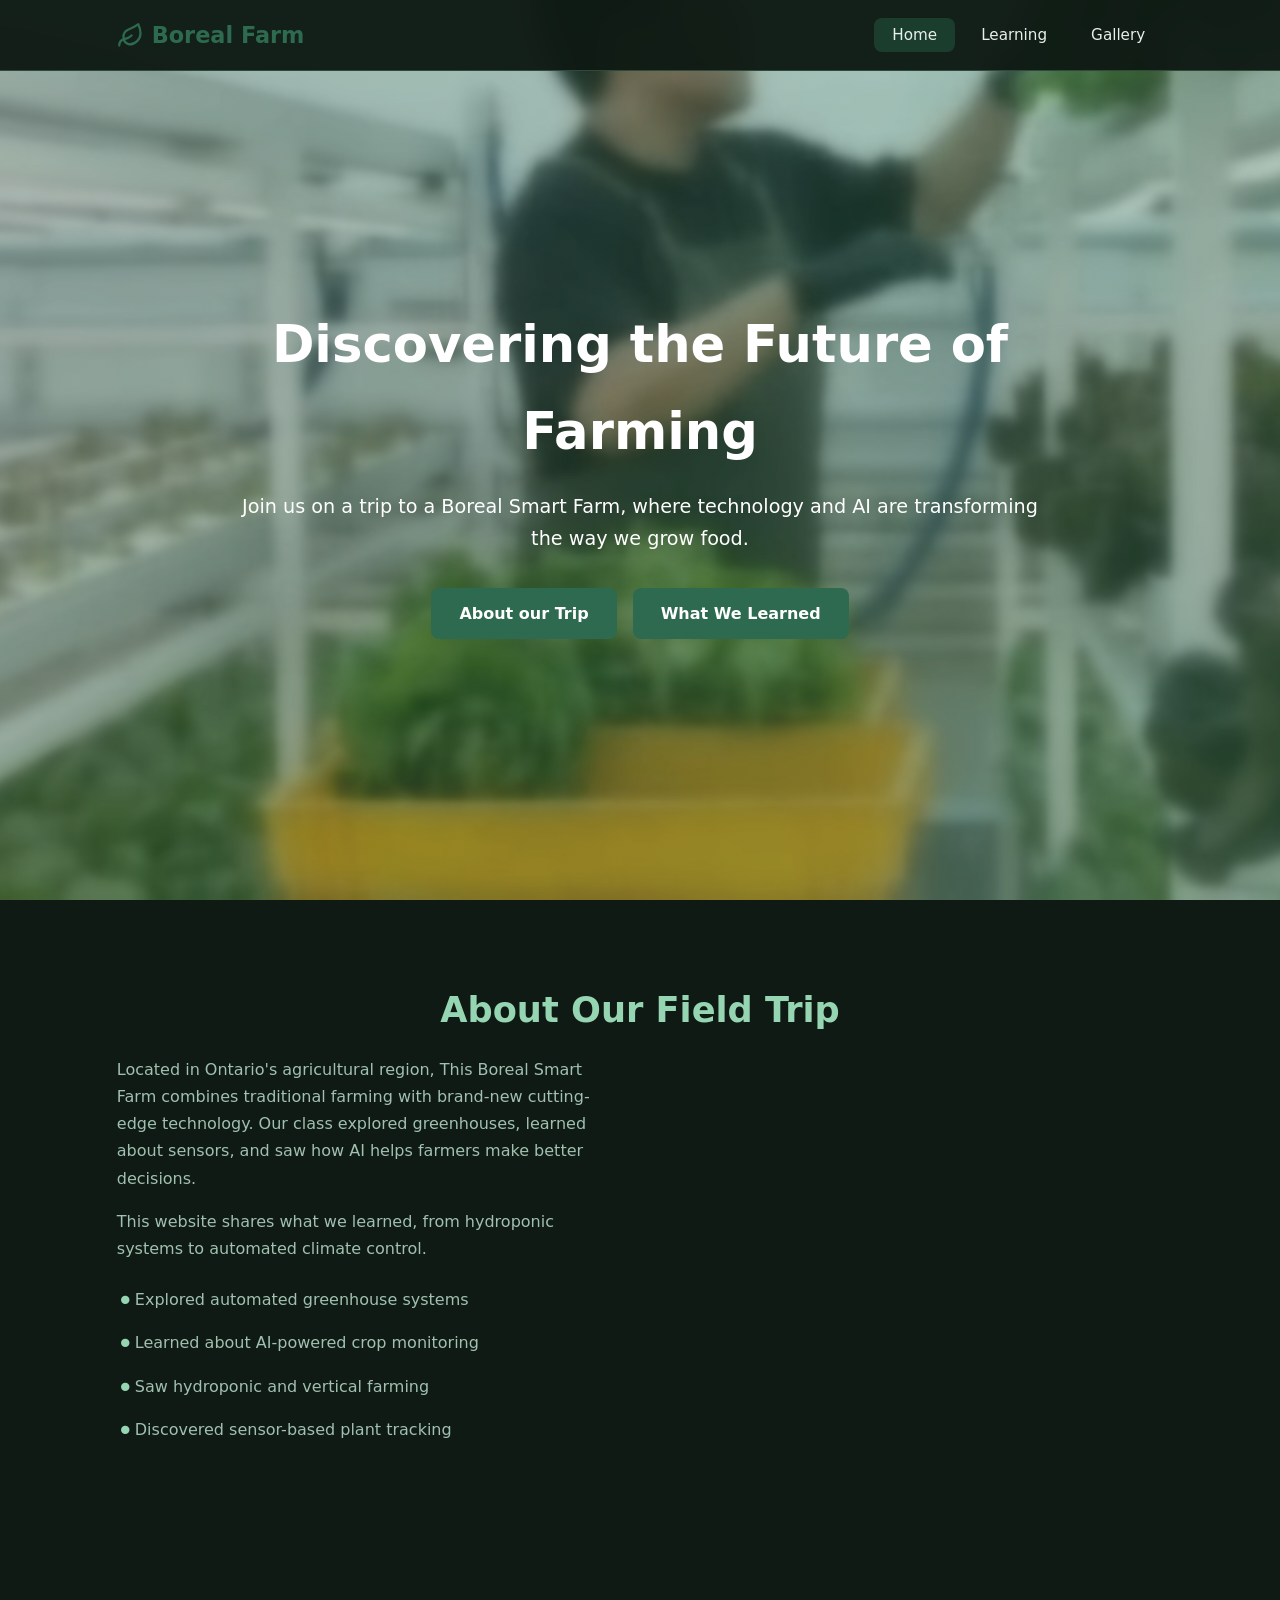
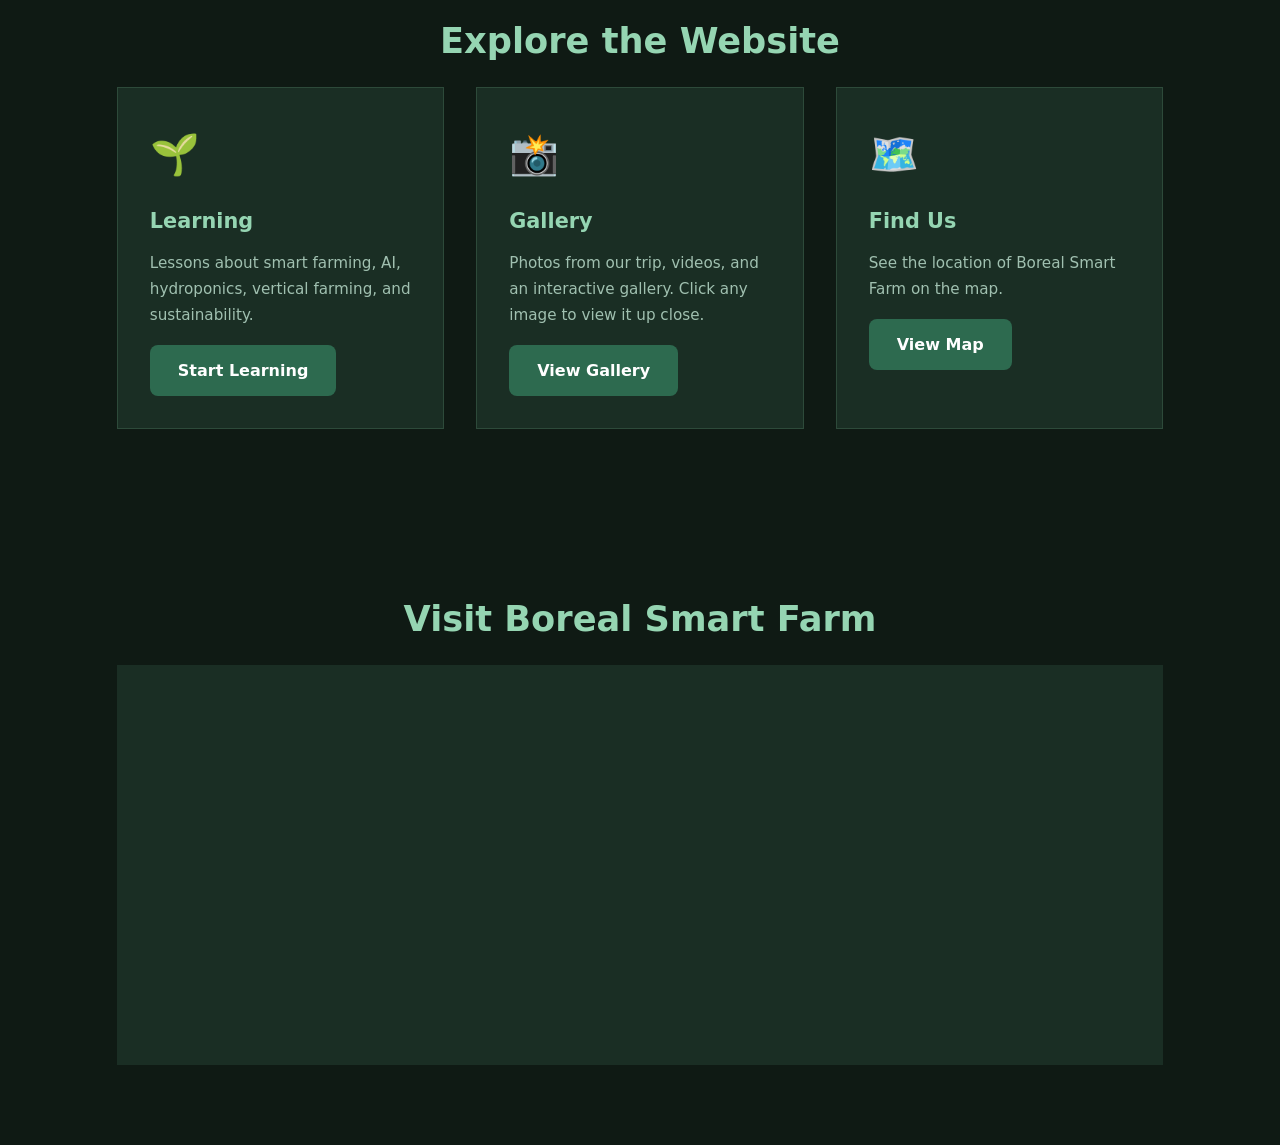
<file: index.html>
<!doctype html>
<html lang="en">
  <head>
    <meta charset="UTF-8" />
    <meta name="viewport" content="width=device-width,initial-scale=1.0" />
    <title>Boreal Smart Farm | Field Trip</title>
    <link rel="stylesheet" href="style.css" />
  </head>
  <body>
    <nav class="navbar">
      <div class="container">
        <a href="index.html" class="logo"
          ><svg
            viewBox="0 0 24 24"
            fill="none"
            stroke="currentColor"
            stroke-width="2"
            stroke-linecap="round"
            stroke-linejoin="round"
            style="width: 1.2em; height: 1.2em; vertical-align: middle"
          >
            <path
              d="M11 20A7 7 0 0 1 9.8 6.9C15.5 4.9 17 3.5 19 2c1 2 2 4.5 2 8 0 5.5-4.78 10-10 10Z"
            />
            <path d="M2 21c0-3 1.85-5.36 5.08-6C9.5 14.52 12 13 13 12" />
          </svg>
          Boreal Farm</a
        >
        <ul class="nl">
          <li><a href="index.html" class="active">Home</a></li>
          <li><a href="learning.html">Learning</a></li>
          <li><a href="gallery.html">Gallery</a></li>
        </ul>
      </div>
    </nav>

    <section class="hero">
      <video class="hv" autoplay muted loop playsinline>
        <source src="media/hero.webm" type="video/webm" />
      </video>
      <div class="ho"></div>
      <div class="hc">
        <h1>Discovering the Future of Farming</h1>
        <p>
          Join us on a trip to a Boreal Smart Farm, where technology and AI are
          transforming the way we grow food.
        </p>
        <div class="bg">
          <a href="#about" class="btn">About our Trip</a>
          <a href="learning.html" class="btn">What We Learned</a>
        </div>
      </div>
    </section>

    <section id="about" class="p80">
      <div class="container">
        <h2 class="st fi">About Our Field Trip</h2>
        <div class="ac">
          <div class="at fi">
            <p>
              Located in Ontario's agricultural region, This Boreal Smart Farm
              combines traditional farming with brand-new cutting-edge
              technology. Our class explored greenhouses, learned about sensors,
              and saw how AI helps farmers make better decisions.
            </p>
            <p>
              This website shares what we learned, from hydroponic systems to
              automated climate control.
            </p>
            <ul>
              <li>Explored automated greenhouse systems</li>
              <li>Learned about AI-powered crop monitoring</li>
              <li>Saw hydroponic and vertical farming</li>
              <li>Discovered sensor-based plant tracking</li>
            </ul>
          </div>
          <div class="fadeIn" style="aspect-ratio: 16/9">
            <iframe
              src="https://www.youtube.com/embed/ykA2KzxG1wY"
              title="Smart Farm Video"
              allowfullscreen
              style="
                width: 100%;
                height: 100%;
                border: none;
                border-radius: var(--r);
              "
            ></iframe>
          </div>
        </div>
      </div>
    </section>

    <section class="p80">
      <div class="container">
        <h2 class="st fi">Explore the Website</h2>
        <div class="cg">
          <div class="cd fi">
            <div class="ci">🌱</div>
            <h3>Learning</h3>
            <p>
              Lessons about smart farming, AI, hydroponics, vertical farming,
              and sustainability.
            </p>
            <a href="learning.html" class="btn" style="margin-top: 16px"
              >Start Learning</a
            >
          </div>
          <div class="cd fi">
            <div class="ci">📸</div>
            <h3>Gallery</h3>
            <p>
              Photos from our trip, videos, and an interactive gallery. Click
              any image to view it up close.
            </p>
            <a href="gallery.html" class="btn" style="margin-top: 16px"
              >View Gallery</a
            >
          </div>
          <div class="cd fi">
            <div class="ci">🗺️</div>
            <h3>Find Us</h3>
            <p>See the location of Boreal Smart Farm on the map.</p>
            <a href="#map" class="btn" style="margin-top: 16px">View Map</a>
          </div>
        </div>
      </div>
    </section>

    <section id="map" class="p80">
      <div class="container">
        <h2 class="st fi">Visit Boreal Smart Farm</h2>
        <div class="mc fi">
          <iframe
            src="https://www.google.com/maps?q=13175+Weston+Rd+King+City+ON+L7B+1K4&output=embed"
            allowfullscreen=""
            loading="lazy"
            title="Map of Boreal Smart Farm"
          ></iframe>
        </div>
      </div>
    </section>

    <script src="script.js"></script>
  </body>
</html>
</file>
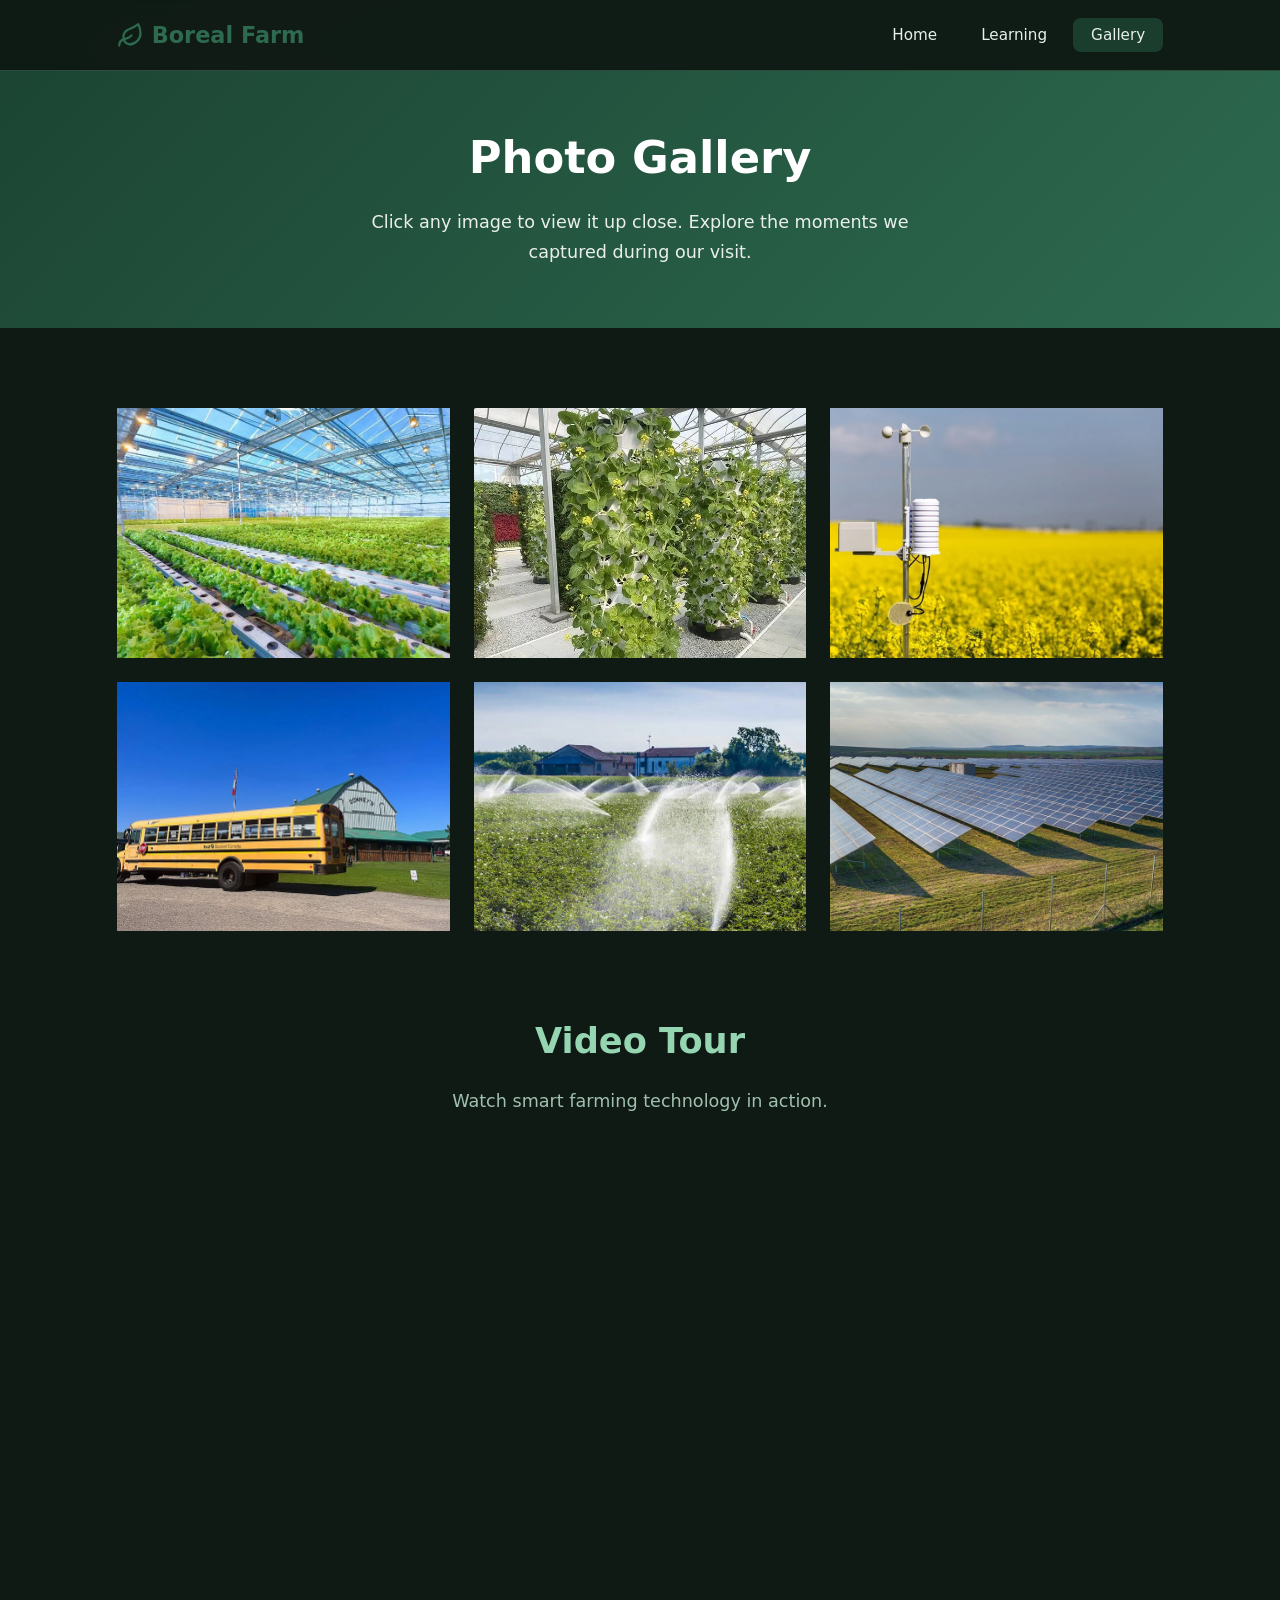
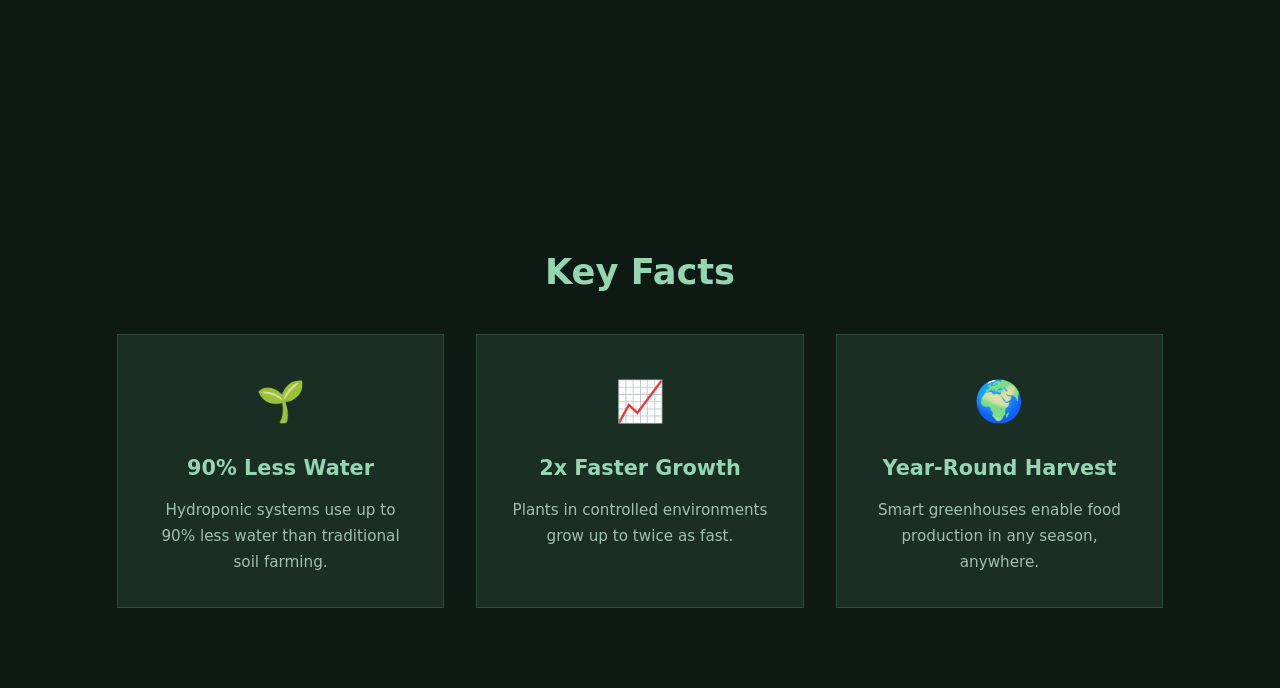
<file: gallery.html>
<!doctype html>
<html lang="en">
  <head>
    <meta charset="UTF-8" />
    <meta name="viewport" content="width=device-width,initial-scale=1.0" />
    <title>Gallery | Boreal Smart Farm</title>
    <link rel="stylesheet" href="style.css" />
  </head>
  <body>
    <nav class="navbar">
      <div class="container">
        <a href="index.html" class="logo"
          ><svg
            viewBox="0 0 24 24"
            fill="none"
            stroke="currentColor"
            stroke-width="2"
            stroke-linecap="round"
            stroke-linejoin="round"
            style="width: 1.2em; height: 1.2em; vertical-align: middle"
          >
            <path
              d="M11 20A7 7 0 0 1 9.8 6.9C15.5 4.9 17 3.5 19 2c1 2 2 4.5 2 8 0 5.5-4.78 10-10 10Z"
            />
            <path d="M2 21c0-3 1.85-5.36 5.08-6C9.5 14.52 12 13 13 12" />
          </svg>
          Boreal Farm</a
        >
        <ul class="nl">
          <li><a href="index.html">Home</a></li>
          <li><a href="learning.html">Learning</a></li>
          <li><a href="gallery.html" class="active">Gallery</a></li>
        </ul>
      </div>
    </nav>

    <section class="ph">
      <h1>Photo Gallery</h1>
      <p>
        Click any image to view it up close. Explore the moments we captured
        during our visit.
      </p>
    </section>

    <section class="p80">
      <div class="container">
        <div class="gg">
          <div
            class="galleryItem fadeIn"
            data-caption="Inside the main greenhouse at Boreal Smart Farm"
          >
            <img
              src="media/greenhouse.webp"
              alt="Greenhouse interior"
              loading="lazy"
            />
            <div class="galleryCaption">Inside the main greenhouse</div>
          </div>
          <div
            class="galleryItem fadeIn"
            data-caption="Vertical hydroponic towers growing fresh lettuce"
          >
            <img
              src="media/hydroponic.webp"
              alt="Hydroponic towers"
              loading="lazy"
            />
            <div class="galleryCaption">Vertical hydroponic towers</div>
          </div>
          <div
            class="galleryItem fadeIn"
            data-caption="AI-powered sensor monitoring plant health"
          >
            <img src="media/sensors.webp" alt="AI sensors" loading="lazy" />
            <div class="galleryCaption">AI-powered sensors</div>
          </div>
          <div
            class="galleryItem fadeIn"
            data-caption="Our class exploring the smart farm facility"
          >
            <img
              src="media/class-visit.webp"
              alt="Class visiting the farm"
              loading="lazy"
            />
            <div class="galleryCaption">Our class during the field trip</div>
          </div>
          <div
            class="galleryItem fadeIn"
            data-caption="Automated irrigation system delivering nutrients"
          >
            <img
              src="media/irrigation.webp"
              alt="Irrigation system"
              loading="lazy"
            />
            <div class="galleryCaption">Automated irrigation system</div>
          </div>
          <div
            class="galleryItem fadeIn"
            data-caption="Solar panels powering the farm's operations"
          >
            <img src="media/solar.webp" alt="Solar panels" loading="lazy" />
            <div class="galleryCaption">Solar panels providing clean energy</div>
          </div>
        </div>
      </div>
    </section>

    <section class="p80" style="padding-top: 0">
      <div class="container">
        <h2 class="st fadeIn">Video Tour</h2>
        <p class="ss fadeIn">Watch smart farming technology in action.</p>
        <div
          class="vp fadeIn"
          style="padding: 0; background: none; aspect-ratio: 16/9"
        >
          <iframe
            src="https://www.youtube.com/embed/FA6BCIWPJ30"
            title="James Dyson reveals the future of farming"
            allowfullscreen
            style="
              width: 100%;
              height: 100%;
              border: none;
              border-radius: var(--r);
            "
          ></iframe>
        </div>
      </div>
    </section>

    <section class="p80" style="padding-top: 0">
      <div class="container" style="text-align: center">
        <h2 class="st fadeIn">Key Facts</h2>
        <div class="cg" style="margin-top: 32px">
          <div class="cd fadeIn">
            <div class="ci">🌱</div>
            <h3>90% Less Water</h3>
            <p>
              Hydroponic systems use up to 90% less water than traditional soil
              farming.
            </p>
          </div>
          <div class="cd fadeIn">
            <div class="ci">📈</div>
            <h3>2x Faster Growth</h3>
            <p>Plants in controlled environments grow up to twice as fast.</p>
          </div>
          <div class="cd fadeIn">
            <div class="ci">🌍</div>
            <h3>Year-Round Harvest</h3>
            <p>
              Smart greenhouses enable food production in any season, anywhere.
            </p>
          </div>
        </div>
      </div>
    </section>

    <div class="lightBox" id="lightBox">
      <button class="lightBoxClose" id="lightBoxClose">✕</button>
      <div>
        <img class="lightBoxImg" id="lightBoxImg" alt="Expanded view" />
        <p class="lightBoxCaption" id="lightBoxCaption"></p>
      </div>
    </div>

    <script src="script.js"></script>
  </body>
</html>
</file>
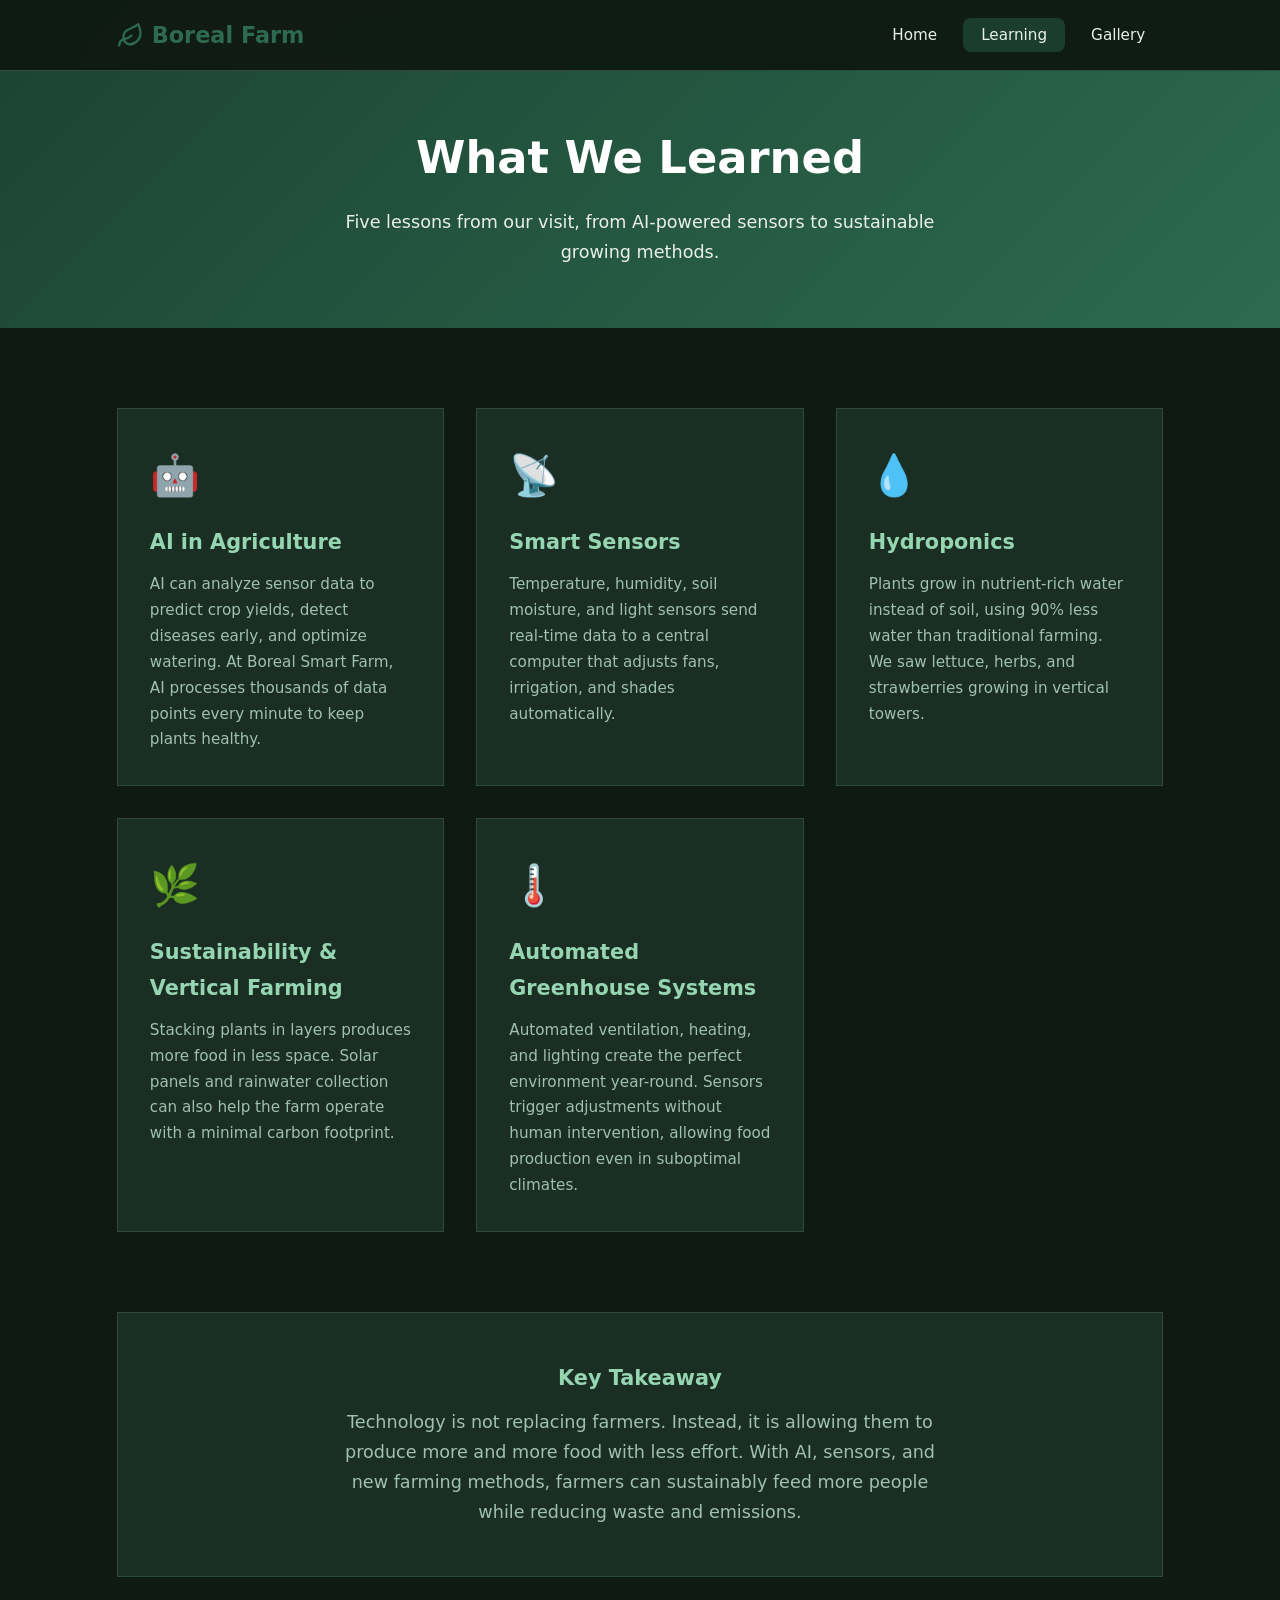
<file: learning.html>
<!doctype html>
<html lang="en">
  <head>
    <meta charset="UTF-8" />
    <meta name="viewport" content="width=device-width,initial-scale=1.0" />
    <title>What We Learned | Boreal Smart Farm</title>
    <link rel="stylesheet" href="style.css" />
  </head>
  <body>
    <nav class="navbar">
      <div class="container">
        <a href="index.html" class="logo"
          ><svg
            viewBox="0 0 24 24"
            fill="none"
            stroke="currentColor"
            stroke-width="2"
            stroke-linecap="round"
            stroke-linejoin="round"
            style="width: 1.2em; height: 1.2em; vertical-align: middle"
          >
            <path
              d="M11 20A7 7 0 0 1 9.8 6.9C15.5 4.9 17 3.5 19 2c1 2 2 4.5 2 8 0 5.5-4.78 10-10 10Z"
            />
            <path d="M2 21c0-3 1.85-5.36 5.08-6C9.5 14.52 12 13 13 12" />
          </svg>
          Boreal Farm</a
        >
        <ul class="nl">
          <li><a href="index.html">Home</a></li>
          <li><a href="learning.html" class="active">Learning</a></li>
          <li><a href="gallery.html">Gallery</a></li>
        </ul>
      </div>
    </nav>

    <section class="ph">
      <h1>What We Learned</h1>
      <p>
        Five lessons from our visit, from AI-powered sensors to sustainable
        growing methods.
      </p>
    </section>

    <section class="p80">
      <div class="container">
        <div class="cg">
          <div class="cd fadeIn">
            <div class="ci">🤖</div>
            <h3>AI in Agriculture</h3>
            <p>
              AI can analyze sensor data to predict crop yields, detect diseases
              early, and optimize watering. At Boreal Smart Farm, AI processes
              thousands of data points every minute to keep plants healthy.
            </p>
          </div>
          <div class="cd fadeIn">
            <div class="ci">📡</div>
            <h3>Smart Sensors</h3>
            <p>
              Temperature, humidity, soil moisture, and light sensors send
              real-time data to a central computer that adjusts fans,
              irrigation, and shades automatically.
            </p>
          </div>
          <div class="cd fadeIn">
            <div class="ci">💧</div>
            <h3>Hydroponics</h3>
            <p>
              Plants grow in nutrient-rich water instead of soil, using 90% less
              water than traditional farming. We saw lettuce, herbs, and
              strawberries growing in vertical towers.
            </p>
          </div>
          <div class="cd fadeIn">
            <div class="ci">🌿</div>
            <h3>Sustainability & Vertical Farming</h3>
            <p>
              Stacking plants in layers produces more food in less space. Solar
              panels and rainwater collection can also help the farm operate
              with a minimal carbon footprint.
            </p>
          </div>
          <div class="cd fadeIn">
            <div class="ci">🌡️</div>
            <h3>Automated Greenhouse Systems</h3>
            <p>
              Automated ventilation, heating, and lighting create the perfect
              environment year-round. Sensors trigger adjustments without human
              intervention, allowing food production even in suboptimal
              climates.
            </p>
          </div>
        </div>
      </div>
    </section>

    <section class="p80" style="padding-top: 0">
      <div class="container">
        <div class="cd fadeIn" style="text-align: center; padding: 48px">
          <h3>Key Takeaway</h3>
          <p style="font-size: 1.1rem; max-width: 600px; margin: 0 auto">
            Technology is not replacing farmers. Instead, it is allowing them to
            produce more and more food with less effort. With AI, sensors, and
            new farming methods, farmers can sustainably feed more people while
            reducing waste and emissions.
          </p>
        </div>
      </div>
    </section>

    <script src="script.js"></script>
  </body>
</html>
</file>
<file: style.css>
:root {
  --green: #2d6a4f;
  --green-d: #1b4332;
  --green-l: #40916c;
  --accent: #95d5b2;
  --accent-l: #1b3d2e;
  --bg: #0f1a14;
  --card: #1a2e24;
  --text: #e8f0ec;
  --text-l: #a0c0b0;
  --pad: clamp(32px, 6vw, 80px);
  --shadow: 0 4px 20px rgba(0, 0, 0, 0.3);
  --shadow-h: 0 8px 30px rgba(0, 0, 0, 0.5);
  --r: 12px;
  --nav: rgba(15, 26, 20, 0.97);

  --border: #2d4a3a;
  --overlay: rgba(0, 0, 0, 0.8);
  --t: 0.3s ease;
}
* {
  margin: 0;
  padding: 0;
  box-sizing: border-box;
}
html {
  scroll-behavior: smooth;
}
body {
  font-family: system-ui, "Segoe UI", sans-serif;
  background: var(--bg);
  color: var(--text);
  line-height: 1.7;
}
a {
  color: var(--green-l);
  text-decoration: none;
}
a:hover {
  color: var(--green);
}
img {
  max-width: 100%;
  height: auto;
}
.btn {
  display: inline-block;
  padding: 12px 28px;
  background: var(--green);
  color: #fff;
  border: none;
  border-radius: 8px;
  font-size: 1rem;
  font-weight: 600;
  cursor: pointer;
  transition:
    background var(--t),
    transform var(--t);
}
.btn:hover {
  background: var(--green-d);
  transform: translateY(-2px);
  color: #fff;
}
.st,
.ss,
.ph {
  text-align: center;
}
.st {
  font-size: 2.2rem;
  color: var(--accent);
  margin-bottom: 16px;
}
.ss {
  font-size: 1.1rem;
  color: var(--text-l);
  margin: 0 auto 48px;
  max-width: 700px;
}
.navbar {
  position: fixed;
  top: 0;
  left: 0;
  right: 0;
  z-index: 1000;
  background: var(--nav);
  backdrop-filter: blur(10px);
  border-bottom: 1px solid var(--border);
}
.container {
  margin: 0 auto;
  max-width: 1200px;
  padding: 0 var(--pad);
}
.navbar .container {
  display: flex;
  align-items: center;
  justify-content: space-between;
  height: 70px;
}
.logo {
  font-size: 1.4rem;
  font-weight: 700;
  color: var(--green);
  display: flex;
  align-items: center;
  gap: 8px;
}
.nl {
  list-style: none;
  display: flex;
  gap: 8px;
  flex-wrap: wrap;
}
.nl a {
  padding: 8px 18px;
  border-radius: 8px;
  color: var(--text);
  font-weight: 500;
  font-size: 0.95rem;
  transition: background var(--t);
}
.nl a:hover {
  background: var(--accent-l);
  color: var(--green);
}
.nl a.active {
  background: var(--accent-l);
  color: var(--text);
}
.hero,
.ph {
  color: #fff;
}
.hero {
  position: relative;
  min-height: 100vh;
  display: flex;
  align-items: center;
  justify-content: center;
  text-align: center;
  padding: 120px var(--pad) 80px;
  overflow: hidden;
}
.hv {
  position: absolute;
  top: 0;
  left: 0;
  width: 100%;
  height: 100%;
  object-fit: cover;
  z-index: 0;
}
.ho {
  position: absolute;
  top: 0;
  left: 0;
  width: 100%;
  height: 100%;
  background: linear-gradient(
    135deg,
    var(--green-d),
    var(--green),
    var(--green-l)
  );
  opacity: 0.4;
  z-index: 1;
}
.hc {
  position: relative;
  z-index: 2;
  max-width: 800px;
}
.hero h1 {
  font-size: 3.2rem;
  font-weight: 800;
  margin-bottom: 16px;
  animation: up 0.8s ease;
}
.hero p,
.ph p,
.vp p {
  opacity: 0.9;
}
.hero p {
  font-size: 1.2rem;
  margin-bottom: 32px;
  animation: up 0.8s ease 0.2s both;
}
.hero .bg {
  justify-content: center;
}
.hero .bg {
  display: flex;
  gap: 16px;
  flex-wrap: wrap;
  animation: up 0.8s ease 0.4s both;
}
@keyframes up {
  from {
    opacity: 0;
    transform: translateY(30px);
  }
  to {
    opacity: 1;
    transform: translateY(0);
  }
}
.ph {
  padding: 120px var(--pad) 60px;
  background: linear-gradient(135deg, var(--green-d), var(--green));
}
.ph h1,
.cd h3 {
  margin-bottom: 12px;
}
.ph h1 {
  font-size: 2.8rem;
}
.ph p {
  font-size: 1.1rem;
  max-width: 600px;
  margin: 0 auto;
}
.p80 {
  padding: 80px 0;
}
.cg {
  display: grid;
  grid-template-columns: repeat(auto-fit, minmax(300px, 1fr));
  gap: 32px;
}
.cd,
.galleryItem,

.galleryItem {
  transition:
    transform var(--t),
    box-shadow var(--t);
}
.cd {
  background: var(--card);
  padding: 32px;
  border: 1px solid var(--border);
}
.cd:hover,
.galleryItem:hover {
  box-shadow: var(--shadow-h);
}
.cd:hover {
  transform: translateY(-6px);
}
.cd,
.galleryItem {
  transition:
    transform var(--t),
    box-shadow var(--t);
}
.cd {
  background: var(--card);
  padding: 32px;
  border: 1px solid var(--border);
}
.cd:hover,
.galleryItem:hover {
  box-shadow: var(--shadow-h);
}
.cd:hover {
  transform: translateY(-6px);
}
.ci {
  font-size: 2.5rem;
  margin-bottom: 16px;
}
.cd h3 {
  font-size: 1.3rem;
  color: var(--accent);
}
.cd p,
.at p,
.at ul li {
  color: var(--text-l);
}
.cd p {
  font-size: 0.95rem;
}
.mc {
  overflow: hidden;
  background: var(--card);
}
.mc iframe {
  width: 100%;
  height: 400px;
  border: none;
  display: block;
}
.ac {
  display: grid;
  grid-template-columns: 1fr 1fr;
  gap: 48px;
  align-items: center;
}
.at p {
  margin-bottom: 16px;
}
.at ul {
  list-style: none;
  padding: 0;
}
.at ul li {
  padding: 8px 0 8px 18px;
  position: relative;
}
.at ul li::before {
  content: "•";
  position: absolute;
  left: 0;
  font-size: 1.8em;
  line-height: 1;
  color: var(--accent);
}
.gg {
  display: grid;
  grid-template-columns: repeat(auto-fill, minmax(280px, 1fr));
  gap: 24px;
}
.galleryItem {
  position: relative;
  overflow: hidden;
  cursor: pointer;
  aspect-ratio: 4/3;
}
.galleryItem:hover {
  transform: scale(1.03);
}
.galleryItem img {
  width: 100%;
  height: 100%;
  object-fit: cover;
  transition: transform 0.5s ease;
}
.galleryItem:hover img {
  transform: scale(1.1);
}
.galleryCaption {
  position: absolute;
  bottom: 0;
  left: 0;
  right: 0;
  padding: 16px;
  background: linear-gradient(transparent, rgba(0, 0, 0, 0.8));
  color: #fff;
  font-size: 0.9rem;
  font-weight: 500;
  transform: translateY(100%);
  transition: transform var(--t);
}
.galleryItem:hover .galleryCaption {
  transform: translateY(0);
}
.lightBox {
  display: none;
  position: fixed;
  top: 0;
  left: 0;
  right: 0;
  bottom: 0;
  background: var(--overlay);
  z-index: 2000;
  justify-content: center;
  align-items: center;
  padding: 40px;
  backdrop-filter: blur(8px);
}
.lightBox.active {
  display: flex;
}
.lightBoxImg {
  max-width: 800px;
  max-height: 80vh;
  border-radius: var(--r);
  box-shadow: 0 20px 60px rgba(0, 0, 0, 0.6);
  animation: up 0.3s ease;
}
.lightBoxCaption {
  color: #fff;
  text-align: center;
  margin-top: 16px;
  font-size: 1.1rem;
}
.lightBoxClose {
  color: #fff;
  cursor: pointer;
  background: none;
  border: none;
  transition: transform var(--t);
  position: absolute;
  top: 20px;
  right: 30px;
  font-size: 2.5rem;
  line-height: 1;
}
.lightBoxClose:hover {
  transform: rotate(90deg);
}
.vp {
  padding: 80px 24px;
  text-align: center;
  color: #fff;
  border-radius: var(--r);
  background: linear-gradient(135deg, var(--green-d), var(--green-l));
}
.vp .pi {
  font-size: 4rem;
  margin-bottom: 16px;
  display: block;
}
.fadeIn {
  opacity: 0;
  transform: translateY(30px);
  transition:
    opacity 0.6s ease,
    transform 0.6s ease;
}
.fadeIn.visible {
  opacity: 1;
  transform: translateY(0);
}

@media (max-width: 768px) {
  .hero h1 {
    font-size: 2.2rem;
  }
  .hero p {
    font-size: 1rem;
  }
  .st {
    font-size: 1.8rem;
  }
  .ac {
    grid-template-columns: 1fr;
    gap: 24px;
  }
  .navbar .container {
    flex-wrap: wrap;
    height: auto;
    padding: 12px var(--pad);
  }
  .nl {
    gap: 4px;
  }
  .nl a {
    padding: 6px 12px;
    font-size: 0.85rem;
  }
  .cg {
    grid-template-columns: 1fr;
  }
  .gg {
    grid-template-columns: repeat(auto-fill, minmax(240px, 1fr));
  }
  .ph h1 {
    font-size: 2rem;
  }
  .mc iframe {
    height: 280px;
  }
  .lightBox {
    padding: 16px;
  }
}
@media (max-width: 480px) {
  .hero h1 {
    font-size: 1.8rem;
  }
  .gg {
    grid-template-columns: 1fr;
  }
  .bg .btn {
    width: 100%;
  }
}
</file>
